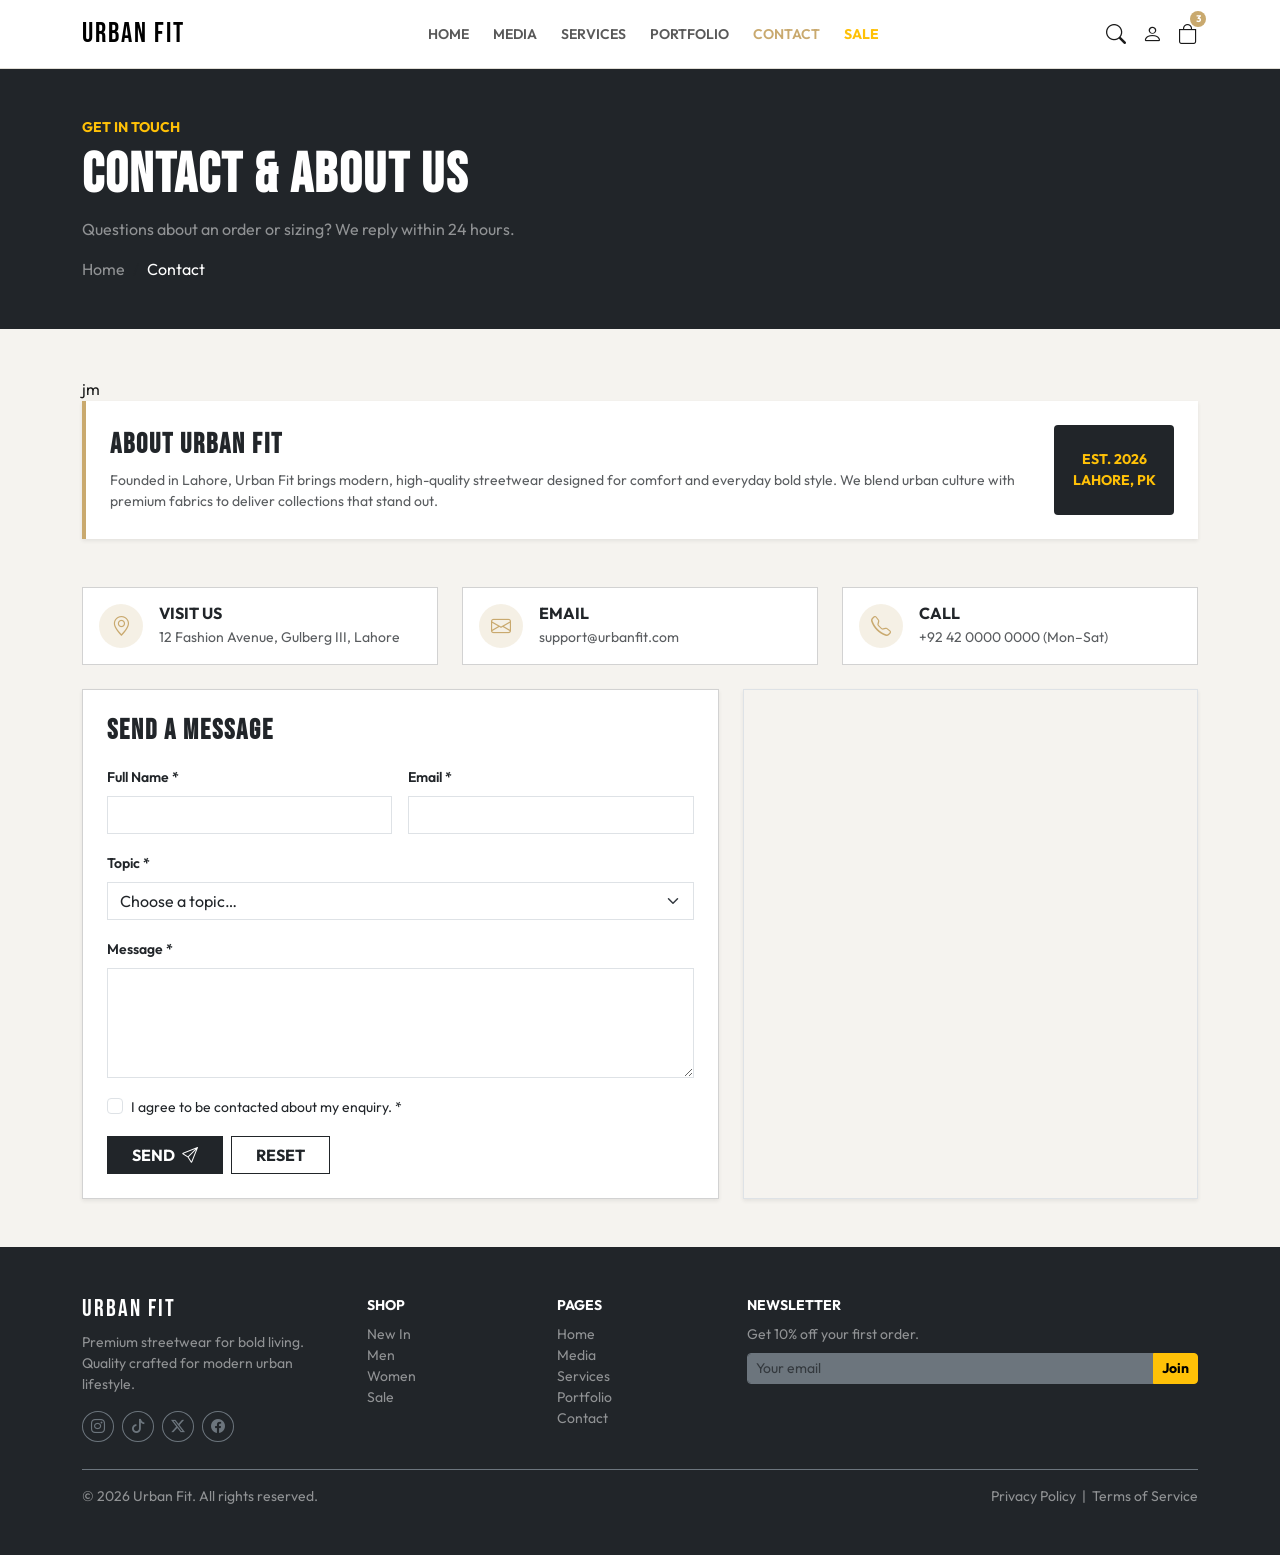
<file: contact.html>
<!DOCTYPE html>
<html lang="en">
<head>
  <meta charset="UTF-8" />
  <meta name="viewport" content="width=device-width, initial-scale=1.0" />
  <title>Urban Fit — Contact Us</title>
  <link href="https://cdn.jsdelivr.net/npm/bootstrap@5.3.3/dist/css/bootstrap.min.css" rel="stylesheet" />
  <link href="https://cdn.jsdelivr.net/npm/bootstrap-icons@1.11.3/font/bootstrap-icons.css" rel="stylesheet" />
  <link rel="stylesheet" href="contact.css" />
</head>
<body>

  <!-- Navigation -->
  <nav class="navbar navbar-expand-lg nav-custom sticky-top">
    <div class="container">
      <a class="navbar-brand fs-3" href="index.html">URBAN FIT</a>
      <button class="navbar-toggler border-0" type="button" data-bs-toggle="collapse" data-bs-target="#navMenu" aria-label="Toggle navigation">
        <span class="navbar-toggler-icon"></span>
      </button>
      <div class="collapse navbar-collapse justify-content-center" id="navMenu">
        <ul class="navbar-nav gap-2 fw-semibold text-uppercase small">
          <li class="nav-item"><a class="nav-link" href="index.html">Home</a></li>
          <li class="nav-item"><a class="nav-link" href="media.html">Media</a></li>
          <li class="nav-item"><a class="nav-link" href="services.html">Services</a></li>
          <li class="nav-item"><a class="nav-link" href="portfolio.html">Portfolio</a></li>
          <li class="nav-item"><a class="nav-link active" href="contact.html">Contact</a></li>
          <li class="nav-item"><a class="nav-link text-warning fw-bold" href="#">Sale</a></li>
        </ul>
      </div>
      <div class="d-flex align-items-center gap-3 fs-5">
        <a href="#" aria-label="Search"><i class="bi bi-search"></i></a>
        <a href="register.html" aria-label="Account"><i class="bi bi-person"></i></a>
        <a href="#" aria-label="Cart" class="position-relative">
          <i class="bi bi-bag"></i>
          <span class="position-absolute top-0 start-100 translate-middle badge rounded-circle cart-badge">3</span>
        </a>
      </div>
    </div>
  </nav>

  <!-- Page Header -->
  <header class="page-header bg-dark text-white py-5">
    <div class="container">
      <p class="text-uppercase small fw-bold text-warning mb-1">Get In Touch</p>
      <h1 class="display-4 fw-bold mb-2">Contact & About Us</h1>
      <p class="text-white-50 mb-3">Questions about an order or sizing? We reply within 24 hours.</p>
      <ol class="breadcrumb mb-0 small">
        <li class="breadcrumb-item"><a href="index.html" class="text-white-50">Home</a></li>
        <li class="breadcrumb-item active text-white">Contact</li>
      </ol>
    </div>
  </header>

  <main class="container py-5">
    
    <!-- About Section -->jm
    <section class="about-section card p-4 rounded-0 mb-5 border-0 shadow-sm">
      <div class="about-flex">
        <div class="about-text">
          <h2 class="sec-title h3 fw-bold mb-2">About Urban Fit</h2>
          <p class="text-muted small mb-0">
            Founded in Lahore, Urban Fit brings modern, high-quality streetwear designed for comfort and everyday bold style. We blend urban culture with premium fabrics to deliver collections that stand out.
          </p>
        </div>
        <div class="about-badge d-flex align-items-center justify-content-center bg-dark text-white p-3">
          <span class="fw-bold text-uppercase text-warning text-center small">Est. 2026<br>Lahore, PK</span>
        </div>
      </div>
    </section>

    <!-- Info Cards Grid (Pure CSS Grid) -->
    <div class="contact-cards-grid mb-4">
      <div class="card rounded-0 p-3 flex-row gap-3 contact-card">
        <i class="bi bi-geo-alt contact-icon d-flex align-items-center justify-content-center fs-5"></i>
        <div>
          <h2 class="h6 fw-bold text-uppercase mb-1">Visit Us</h2>
          <p class="small text-muted mb-0">12 Fashion Avenue, Gulberg III, Lahore</p>
        </div>
      </div>
      <div class="card rounded-0 p-3 flex-row gap-3 contact-card">
        <i class="bi bi-envelope contact-icon d-flex align-items-center justify-content-center fs-5"></i>
        <div>
          <h2 class="h6 fw-bold text-uppercase mb-1">Email</h2>
          <p class="small text-muted mb-0"><a href="mailto:support@urbanfit.com">support@urbanfit.com</a></p>
        </div>
      </div>
      <div class="card rounded-0 p-3 flex-row gap-3 contact-card">
        <i class="bi bi-telephone contact-icon d-flex align-items-center justify-content-center fs-5"></i>
        <div>
          <h2 class="h6 fw-bold text-uppercase mb-1">Call</h2>
          <p class="small text-muted mb-0">+92 42 0000 0000 (Mon–Sat)</p>
        </div>
      </div>
    </div>

    <!-- Main Content Area: Form + Map Grid -->
    <div class="main-content-grid">
      
      <!-- Contact Form -->
      <div class="form-container">
        <form id="contact-form" class="card rounded-0 shadow-sm p-4 h-100" novalidate>
          <h2 class="sec-title h3 fw-bold mb-3">Send A Message</h2>
          <div class="row g-3">
            <div class="col-md-6">
              <label for="name" class="form-label small fw-semibold">Full Name *</label>
              <input type="text" class="form-control rounded-0" id="name" required />
              <div class="invalid-feedback small text-danger mt-1 d-none" id="name-error">Name must be at least 3 characters.</div>
            </div>
            <div class="col-md-6">
              <label for="email" class="form-label small fw-semibold">Email *</label>
              <input type="email" class="form-control rounded-0" id="email" required />
              <div class="invalid-feedback small text-danger mt-1 d-none" id="email-error">Please enter a valid email.</div>
            </div>
            <div class="col-12">
              <label for="topic" class="form-label small fw-semibold">Topic *</label>
              <select class="form-select rounded-0" id="topic" required>
                <option value="" selected disabled>Choose a topic…</option>
                <option value="order">Order status</option>
                <option value="returns">Returns &amp; exchanges</option>
                <option value="other">Other</option>
              </select>
              <div class="invalid-feedback small text-danger mt-1 d-none" id="topic-error">Please choose a topic.</div>
            </div>
            <div class="col-12">
              <label for="message" class="form-label small fw-semibold">Message *</label>
              <textarea class="form-control rounded-0" id="message" rows="4" required></textarea>
              <div class="invalid-feedback small text-danger mt-1 d-none" id="message-error">Message must be at least 10 characters.</div>
            </div>
            <div class="col-12 form-check ms-2">
              <input class="form-check-input" type="checkbox" id="consent" required />
              <label class="form-check-label small" for="consent">I agree to be contacted about my enquiry. *</label>
              <div class="invalid-feedback small text-danger mt-1 d-none" id="consent-error">You must agree before submitting.</div>
            </div>
            <div class="col-12 d-flex gap-2">
              <button type="submit" class="btn btn-dark px-4 rounded-0 fw-bold text-uppercase">Send <i class="bi bi-send ms-1"></i></button>
              <button type="reset" class="btn btn-outline-dark px-4 rounded-0 fw-bold text-uppercase" id="reset-btn">Reset</button>
            </div>
          </div>

          <!-- Live Form DOM Response Banner -->
          <div id="form-success" class="alert alert-success rounded-0 mt-3 mb-0 d-none">
            <i class="bi bi-check-circle-fill me-2"></i>Thanks! Your message has been sent successfully.
          </div>
        </form>
      </div>

      <!-- Map Container -->
      <div class="map-container">
        <iframe class="map-frame w-100 h-100 border shadow-sm" title="Store location" loading="lazy"
          src="https://www.openstreetmap.org/export/embed.html?bbox=74.32%2C31.50%2C74.38%2C31.54&amp;layer=mapnik"></iframe>
      </div>

    </div>
  </main>

  <!-- Footer -->
  <footer class="bg-dark text-white py-5">
    <div class="container">
      <div class="row g-4">
        <div class="col-lg-3 col-md-6">
          <p class="footer-brand h4 mb-2">URBAN FIT</p>
          <p class="small text-white-50">Premium streetwear for bold living. Quality crafted for modern urban lifestyle.</p>
          <div class="d-flex gap-2 mt-3">
            <a href="#" class="btn btn-outline-secondary btn-sm rounded-circle"><i class="bi bi-instagram"></i></a>
            <a href="#" class="btn btn-outline-secondary btn-sm rounded-circle"><i class="bi bi-tiktok"></i></a>
            <a href="#" class="btn btn-outline-secondary btn-sm rounded-circle"><i class="bi bi-twitter-x"></i></a>
            <a href="#" class="btn btn-outline-secondary btn-sm rounded-circle"><i class="bi bi-facebook"></i></a>
          </div>
        </div>
        <div class="col-lg-2 col-md-3 col-6">
          <p class="small fw-bold text-uppercase mb-2">Shop</p>
          <ul class="list-unstyled small text-white-50 footer-links">
            <li><a href="#">New In</a></li>
            <li><a href="#">Men</a></li>
            <li><a href="#">Women</a></li>
            <li><a href="#">Sale</a></li>
          </ul>
        </div>
        <div class="col-lg-2 col-md-3 col-6">
          <p class="small fw-bold text-uppercase mb-2">Pages</p>
          <ul class="list-unstyled small text-white-50 footer-links">
            <li><a href="index.html">Home</a></li>
            <li><a href="media.html">Media</a></li>
            <li><a href="services.html">Services</a></li>
            <li><a href="portfolio.html">Portfolio</a></li>
            <li><a href="contact.html">Contact</a></li>
          </ul>
        </div>
        <div class="col-lg-5 col-md-3">
          <p class="small fw-bold text-uppercase mb-2">Newsletter</p>
          <p class="small text-white-50 mb-2">Get 10% off your first order.</p>
          <div class="input-group">
            <input type="email" class="form-control form-control-sm bg-secondary text-white border-secondary" placeholder="Your email" />
            <button class="btn btn-warning btn-sm fw-bold">Join</button>
          </div>
        </div>
      </div>
      <div class="border-top border-secondary mt-4 pt-3 d-flex flex-wrap justify-content-between small text-white-50">
        <span>&copy; 2026 Urban Fit. All rights reserved.</span>
        <span>Privacy Policy &nbsp;|&nbsp; Terms of Service</span>
      </div>
    </div>
  </footer>

  <!-- Scripts -->
  <script src="https://cdn.jsdelivr.net/npm/bootstrap@5.3.3/dist/js/bootstrap.bundle.min.js"></script>
  <script src="contact.js"></script>
</body>
</html>
</file>
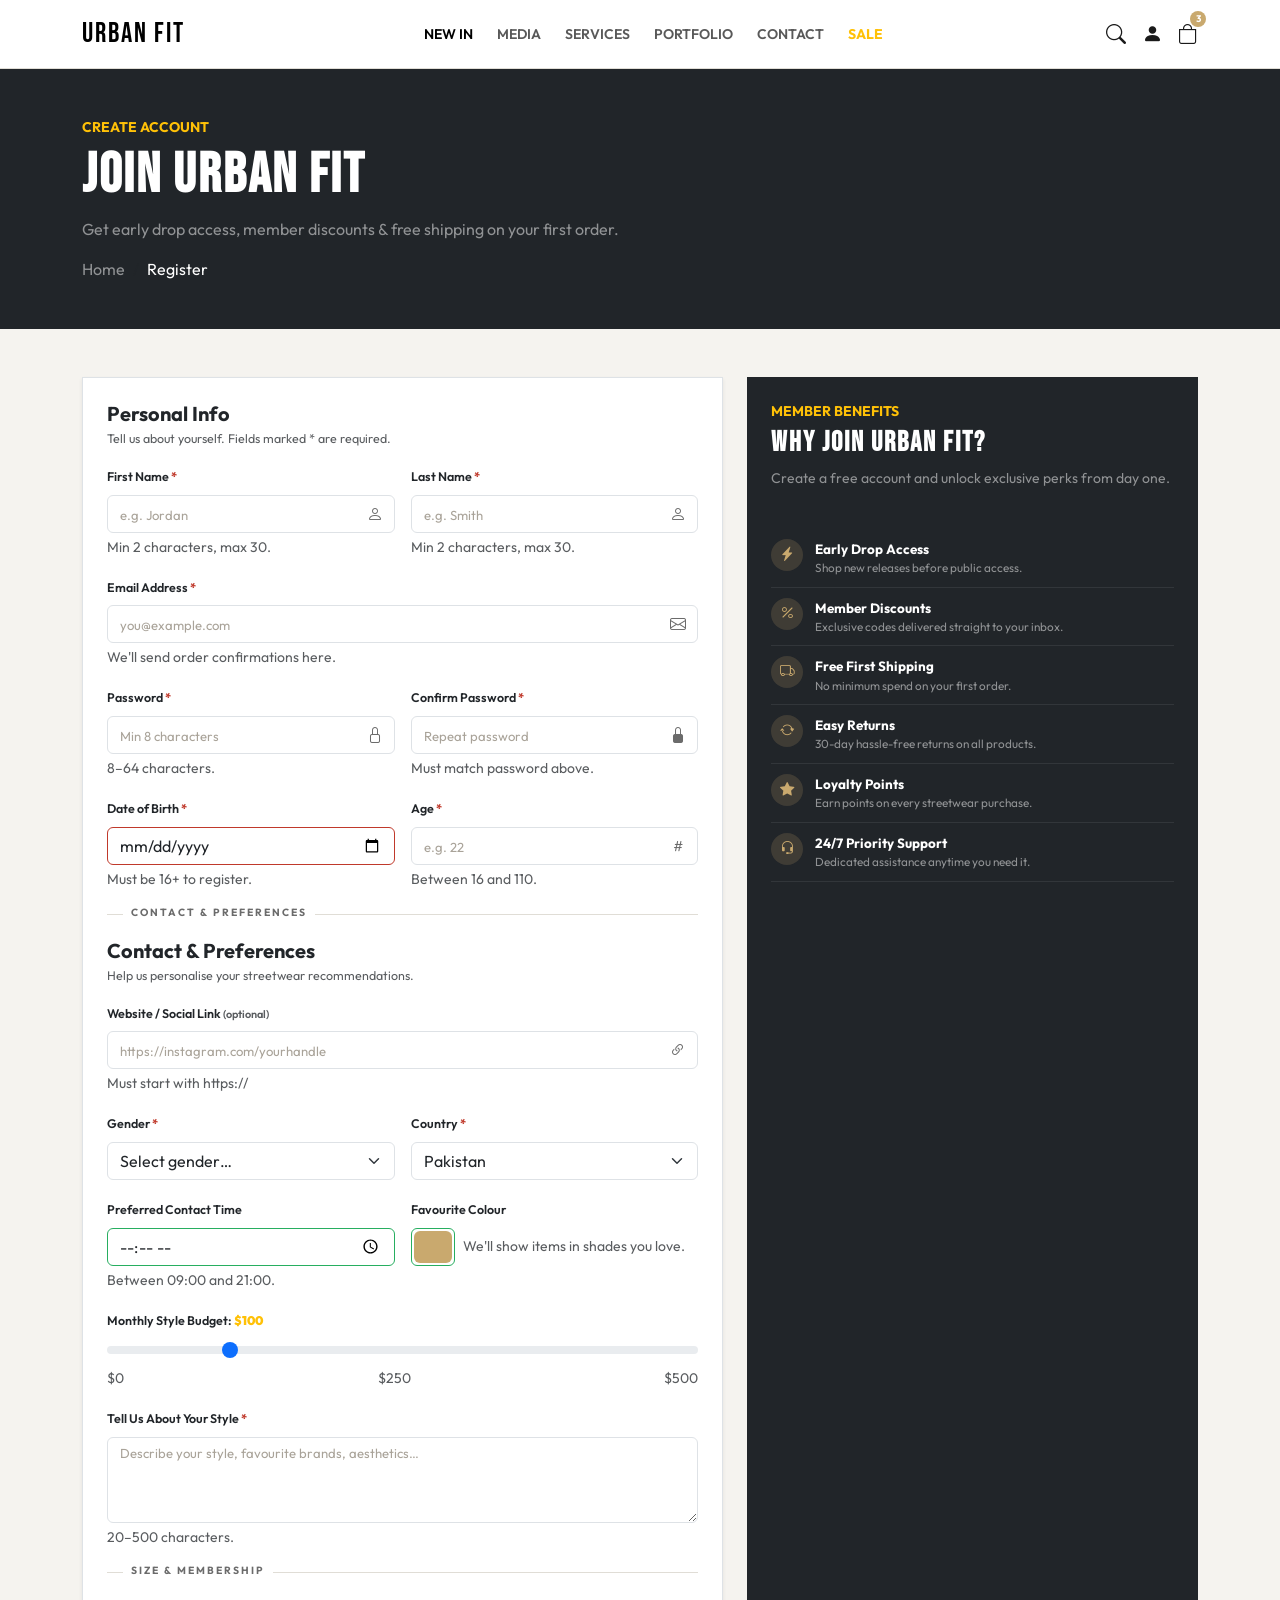
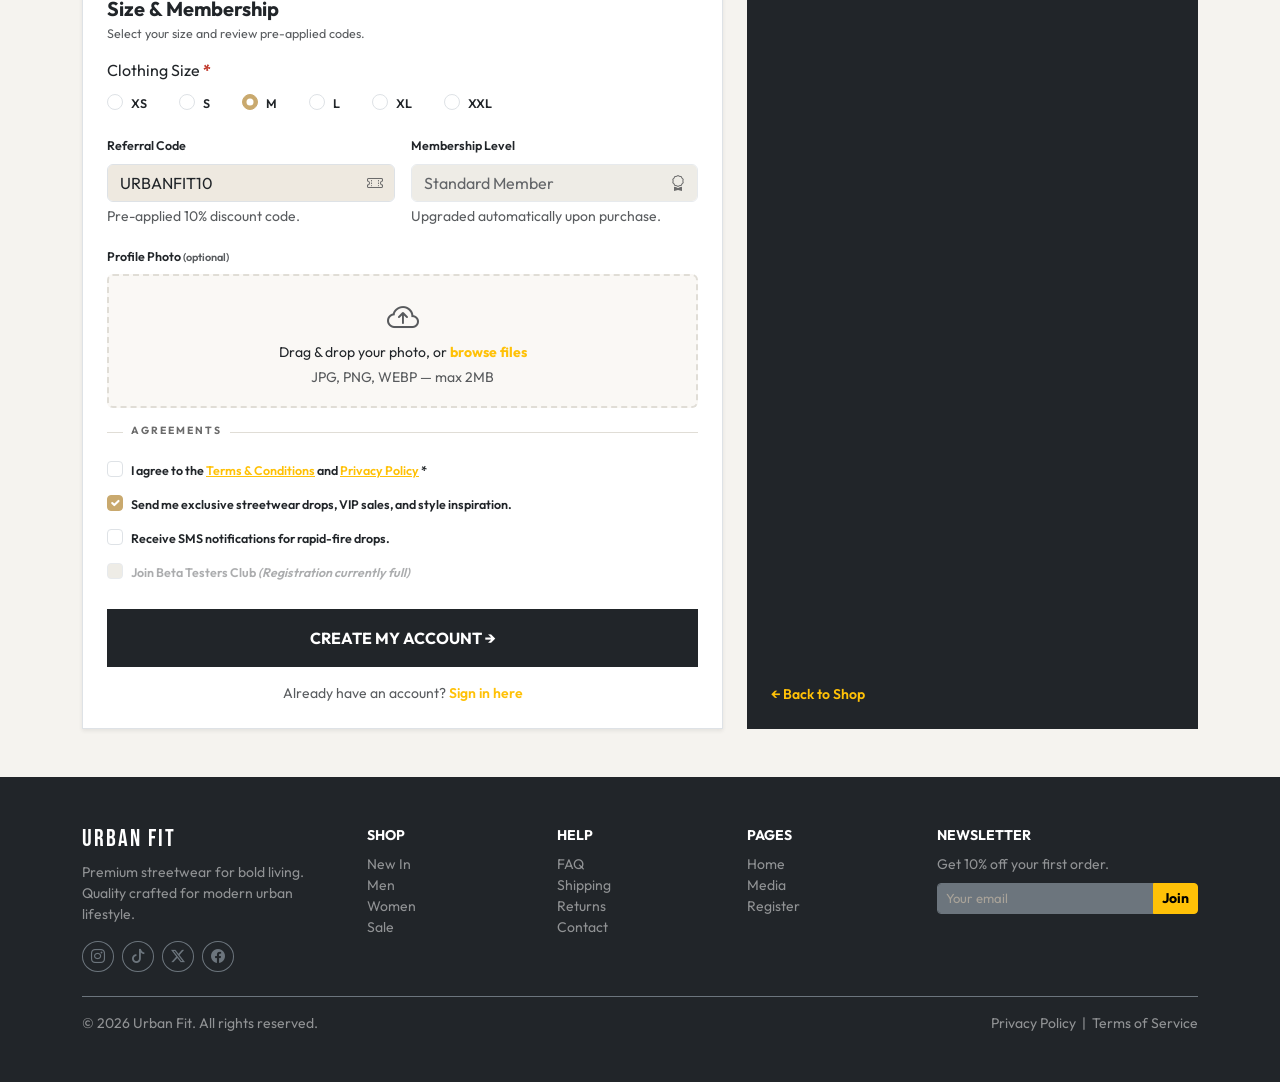
<file: register.html>
<!DOCTYPE html>
<html lang="en">
  <head>
    <meta charset="UTF-8" />
    <meta name="viewport" content="width=device-width, initial-scale=1.0" />
    <title>Register — Urban Fit</title>
    <meta
      name="description"
      content="Create your Urban Fit account. Join thousands of streetwear enthusiasts for exclusive access."
    />
    <link
      href="https://cdn.jsdelivr.net/npm/bootstrap@5.3.3/dist/css/bootstrap.min.css"
      rel="stylesheet"
    />
    <link
      href="https://cdn.jsdelivr.net/npm/bootstrap-icons@1.11.3/font/bootstrap-icons.css"
      rel="stylesheet"
    />
    <link rel="stylesheet" href="register.css" />
  </head>
  <body>
    <!-- Navbar -->
    <nav class="navbar navbar-expand-lg nav-custom sticky-top">
      <div class="container">
        <a class="navbar-brand fs-3" href="index.html">URBAN FIT</a>
        <button
          class="navbar-toggler border-0"
          type="button"
          data-bs-toggle="collapse"
          data-bs-target="#navMenu"
          aria-label="Toggle navigation"
        >
          <span class="navbar-toggler-icon"></span>
        </button>
        <div
          class="collapse navbar-collapse justify-content-center"
          id="navMenu"
        >
        <ul class="navbar-nav gap-2 fw-semibold text-uppercase small">
          <li class="nav-item">
            <a class="nav-link active" href="index.html">New In</a>
          </li>
          <li class="nav-item">
            <a class="nav-link" href="media.html">Media</a>
          </li>
          <li class="nav-item"><a class="nav-link" href="services.html">Services</a></li>
          <li class="nav-item"><a class="nav-link" href="portfolio.html">Portfolio</a></li>
          <li class="nav-item"><a class="nav-link" href="contact.html">Contact</a></li>
          <li class="nav-item">
            <a class="nav-link text-warning fw-bold" href="#">Sale</a>
          </li>
        </ul>
        </div>
        <div class="d-flex align-items-center gap-3 fs-5">
          <a href="#" aria-label="Search"><i class="bi bi-search"></i></a
          ><a href="register.html" aria-label="Account"
            ><i class="bi bi-person-fill"></i></a
          ><a href="#" aria-label="Cart" class="position-relative"
            ><i class="bi bi-bag"></i
            ><span
              class="position-absolute top-0 start-100 translate-middle badge rounded-circle cart-badge"
              >3</span
            ></a
          >
        </div>
      </div>
    </nav>

    <!-- Page Header -->
    <header class="page-header bg-dark text-white py-5">
      <div class="container position-relative z-1">
        <p class="text-uppercase small fw-bold tracking-2 text-warning mb-1">
          Create Account
        </p>
        <h1 class="display-4 fw-bold mb-2">Join Urban Fit</h1>
        <p class="text-white-50 mb-3">
          Get early drop access, member discounts &amp; free shipping on your
          first order.
        </p>
        <nav aria-label="breadcrumb">
          <ol class="breadcrumb mb-0 small">
            <li class="breadcrumb-item">
              <a href="index.html" class="text-white-50">Home</a>
            </li>
            <li class="breadcrumb-item active text-white" aria-current="page">
              Register
            </li>
          </ol>
        </nav>
      </div>
    </header>

    <!-- Registration Section -->
    <main class="container py-5">
      <div class="row g-4">
        <div class="col-lg-7">
          <div class="card border shadow-sm p-4 rounded-0 bg-white">
            <form id="register-form" novalidate>
              <!-- Section 1: Personal Info -->
              <h2 class="form-section-title h5 fw-bold mb-1">Personal Info</h2>
              <p class="form-text text-muted">
                Tell us about yourself. Fields marked * are required.
              </p>
              <div class="row g-3">
                <div class="col-sm-6">
                  <label class="form-label required-label" for="first-name"
                    >First Name</label
                  >
                  <div class="input-wrap">
                    <input
                      type="text"
                      class="form-control"
                      id="first-name"
                      name="first_name"
                      placeholder="e.g. Jordan"
                      required
                      minlength="2"
                      maxlength="30"
                      autocomplete="given-name"
                    /><i class="bi bi-person input-icon"></i>
                  </div>
                  <div class="form-text small">Min 2 characters, max 30.</div>
                </div>
                <div class="col-sm-6">
                  <label class="form-label required-label" for="last-name"
                    >Last Name</label
                  >
                  <div class="input-wrap">
                    <input
                      type="text"
                      class="form-control"
                      id="last-name"
                      name="last_name"
                      placeholder="e.g. Smith"
                      required
                      minlength="2"
                      maxlength="30"
                      autocomplete="family-name"
                    /><i class="bi bi-person input-icon"></i>
                  </div>
                  <div class="form-text small">Min 2 characters, max 30.</div>
                </div>
                <div class="col-12">
                  <label class="form-label required-label" for="email"
                    >Email Address</label
                  >
                  <div class="input-wrap">
                    <input
                      type="email"
                      class="form-control"
                      id="email"
                      name="email"
                      placeholder="you@example.com"
                      required
                      autocomplete="email"
                    /><i class="bi bi-envelope input-icon"></i>
                  </div>
                  <div class="form-text small">
                    We'll send order confirmations here.
                  </div>
                </div>
                <div class="col-sm-6">
                  <label class="form-label required-label" for="password"
                    >Password</label
                  >
                  <div class="input-wrap">
                    <input
                      type="password"
                      class="form-control"
                      id="password"
                      name="password"
                      placeholder="Min 8 characters"
                      required
                      minlength="8"
                      maxlength="64"
                      autocomplete="new-password"
                    /><i class="bi bi-lock input-icon"></i>
                  </div>
                  <div class="form-text small">8–64 characters.</div>
                </div>
                <div class="col-sm-6">
                  <label
                    class="form-label required-label"
                    for="confirm-password"
                    >Confirm Password</label
                  >
                  <div class="input-wrap">
                    <input
                      type="password"
                      class="form-control"
                      id="confirm-password"
                      name="confirm_password"
                      placeholder="Repeat password"
                      required
                      minlength="8"
                      maxlength="64"
                      autocomplete="new-password"
                    /><i class="bi bi-lock-fill input-icon"></i>
                  </div>
                  <div class="form-text small">Must match password above.</div>
                </div>
                <div class="col-sm-6">
                  <label class="form-label required-label" for="dob"
                    >Date of Birth</label
                  >
                  <div class="input-wrap">
                    <input
                      type="date"
                      class="form-control"
                      id="dob"
                      name="dob"
                      required
                      min="1900-01-01"
                      max="2010-12-31"
                    />
                  </div>
                  <div class="form-text small">Must be 16+ to register.</div>
                </div>
                <div class="col-sm-6">
                  <label class="form-label required-label" for="age">Age</label>
                  <div class="input-wrap">
                    <input
                      type="number"
                      class="form-control"
                      id="age"
                      name="age"
                      placeholder="e.g. 22"
                      required
                      min="16"
                      max="110"
                    /><i class="bi bi-hash input-icon"></i>
                  </div>
                  <div class="form-text small">Between 16 and 110.</div>
                </div>
              </div>

              <div
                class="form-divider"
                data-label="Contact &amp; Preferences"
              ></div>
              <!-- Section 2: Contact & Preferences -->
              <h2 class="form-section-title h5 fw-bold mb-1">
                Contact &amp; Preferences
              </h2>
              <p class="form-text text-muted">
                Help us personalise your streetwear recommendations.
              </p>
              <div class="row g-3">
                <div class="col-12">
                  <label class="form-label" for="website"
                    >Website / Social Link
                    <span class="text-muted small">(optional)</span></label
                  >
                  <div class="input-wrap">
                    <input
                      type="url"
                      class="form-control"
                      id="website"
                      name="website"
                      placeholder="https://instagram.com/yourhandle"
                    /><i class="bi bi-link-45deg input-icon"></i>
                  </div>
                  <div class="form-text small">Must start with https://</div>
                </div>
                <div class="col-sm-6">
                  <label class="form-label required-label" for="gender"
                    >Gender</label
                  ><select
                    class="form-select"
                    id="gender"
                    name="gender"
                    required
                  >
                    <option value="" disabled selected>Select gender…</option>
                    <option value="male">Male</option>
                    <option value="female">Female</option>
                    <option value="non-binary">Non-binary</option>
                    <option value="prefer-not">Prefer not to say</option>
                  </select>
                </div>
                <div class="col-sm-6">
                  <label class="form-label required-label" for="country"
                    >Country</label
                  ><select
                    class="form-select"
                    id="country"
                    name="country"
                    required
                  >
                    <option value="" disabled>Select country…</option>
                    <option value="pk" selected>Pakistan</option>
                    <option value="us">United States</option>
                    <option value="gb">United Kingdom</option>
                    <option value="ae">UAE</option>
                    <option value="ca">Canada</option>
                  </select>
                </div>
                <div class="col-sm-6">
                  <label class="form-label" for="contact-time"
                    >Preferred Contact Time</label
                  ><input
                    type="time"
                    class="form-control"
                    id="contact-time"
                    name="contact_time"
                    min="09:00"
                    max="21:00"
                  />
                  <div class="form-text small">Between 09:00 and 21:00.</div>
                </div>
                <div class="col-sm-6">
                  <label class="form-label" for="fav-color"
                    >Favourite Colour</label
                  >
                  <div class="d-flex align-items-center gap-2">
                    <input
                      type="color"
                      class="form-control form-control-color"
                      id="fav-color"
                      name="fav_color"
                      value="#c9a96e"
                      title="Pick colour"
                    /><span class="small text-muted"
                      >We'll show items in shades you love.</span
                    >
                  </div>
                </div>
                <div class="col-12">
                  <label class="form-label" for="budget"
                    >Monthly Style Budget:
                    <strong id="budget-val" class="text-warning"
                      >$100</strong
                    ></label
                  ><input
                    type="range"
                    class="form-range"
                    id="budget"
                    name="budget"
                    min="0"
                    max="500"
                    step="10"
                    value="100"
                  />
                  <div class="d-flex justify-content-between small text-muted">
                    <span>$0</span><span>$250</span><span>$500</span>
                  </div>
                </div>
                <div class="col-12">
                  <label class="form-label required-label" for="bio"
                    >Tell Us About Your Style</label
                  ><textarea
                    class="form-control"
                    id="bio"
                    name="bio"
                    rows="3"
                    placeholder="Describe your style, favourite brands, aesthetics…"
                    required
                    minlength="20"
                    maxlength="500"
                  ></textarea>
                  <div class="form-text small">20–500 characters.</div>
                </div>
              </div>

              <div
                class="form-divider"
                data-label="Size &amp; Membership"
              ></div>
              <!-- Section 3: Size & Referral -->
              <h2 class="form-section-title h5 fw-bold mb-1">
                Size &amp; Membership
              </h2>
              <p class="form-text text-muted">
                Select your size and review pre-applied codes.
              </p>
              <div class="row g-3">
                <div class="col-12">
                  <label class="form-label required-label d-block"
                    >Clothing Size</label
                  >
                  <div class="d-flex flex-wrap gap-3">
                    <div class="form-check form-check-inline">
                      <input
                        class="form-check-input"
                        type="radio"
                        name="size"
                        id="size-xs"
                        value="XS"
                        required
                      /><label class="form-check-label" for="size-xs">XS</label>
                    </div>
                    <div class="form-check form-check-inline">
                      <input
                        class="form-check-input"
                        type="radio"
                        name="size"
                        id="size-s"
                        value="S"
                      /><label class="form-check-label" for="size-s">S</label>
                    </div>
                    <div class="form-check form-check-inline">
                      <input
                        class="form-check-input"
                        type="radio"
                        name="size"
                        id="size-m"
                        value="M"
                        checked
                      /><label class="form-check-label" for="size-m">M</label>
                    </div>
                    <div class="form-check form-check-inline">
                      <input
                        class="form-check-input"
                        type="radio"
                        name="size"
                        id="size-l"
                        value="L"
                      /><label class="form-check-label" for="size-l">L</label>
                    </div>
                    <div class="form-check form-check-inline">
                      <input
                        class="form-check-input"
                        type="radio"
                        name="size"
                        id="size-xl"
                        value="XL"
                      /><label class="form-check-label" for="size-xl">XL</label>
                    </div>
                    <div class="form-check form-check-inline">
                      <input
                        class="form-check-input"
                        type="radio"
                        name="size"
                        id="size-xxl"
                        value="XXL"
                      /><label class="form-check-label" for="size-xxl"
                        >XXL</label
                      >
                    </div>
                  </div>
                </div>
                <div class="col-sm-6">
                  <label class="form-label" for="referral">Referral Code</label>
                  <div class="input-wrap">
                    <input
                      type="text"
                      class="form-control"
                      id="referral"
                      name="referral"
                      value="URBANFIT10"
                      readonly
                    /><i class="bi bi-ticket-perforated input-icon"></i>
                  </div>
                  <div class="form-text small">
                    Pre-applied 10% discount code.
                  </div>
                </div>
                <div class="col-sm-6">
                  <label class="form-label" for="membership"
                    >Membership Level</label
                  >
                  <div class="input-wrap">
                    <input
                      type="text"
                      class="form-control"
                      id="membership"
                      name="membership"
                      value="Standard Member"
                      disabled
                    /><i class="bi bi-award input-icon"></i>
                  </div>
                  <div class="form-text small">
                    Upgraded automatically upon purchase.
                  </div>
                </div>
                <div class="col-12">
                  <label class="form-label" for="profile-photo"
                    >Profile Photo
                    <span class="text-muted small">(optional)</span></label
                  >
                  <div class="file-drop-zone">
                    <i class="bi bi-cloud-arrow-up fs-2 text-muted"></i>
                    <p class="mb-1 small">
                      Drag &amp; drop your photo, or
                      <strong class="text-warning">browse files</strong>
                    </p>
                    <p class="small text-muted mb-0">
                      JPG, PNG, WEBP — max 2MB
                    </p>
                    <input
                      type="file"
                      id="profile-photo"
                      name="profile_photo"
                      accept=".jpg,.jpeg,.png,.webp"
                    />
                  </div>
                </div>
              </div>

              <div class="form-divider" data-label="Agreements"></div>
              <!-- Section 4: Checkboxes -->
              <div class="d-flex flex-column gap-2 mb-4">
                <div class="form-check">
                  <input
                    class="form-check-input"
                    type="checkbox"
                    id="chk-terms"
                    name="terms"
                    required
                  /><label class="form-check-label small" for="chk-terms"
                    >I agree to the
                    <a href="#" class="text-warning text-decoration-underline"
                      >Terms &amp; Conditions</a
                    >
                    and
                    <a href="#" class="text-warning text-decoration-underline"
                      >Privacy Policy</a
                    >
                    *</label
                  >
                </div>
                <div class="form-check">
                  <input
                    class="form-check-input"
                    type="checkbox"
                    id="chk-newsletter"
                    name="newsletter"
                    checked
                  /><label class="form-check-label small" for="chk-newsletter"
                    >Send me exclusive streetwear drops, VIP sales, and style
                    inspiration.</label
                  >
                </div>
                <div class="form-check">
                  <input
                    class="form-check-input"
                    type="checkbox"
                    id="chk-sms"
                    name="sms"
                  /><label class="form-check-label small" for="chk-sms"
                    >Receive SMS notifications for rapid-fire drops.</label
                  >
                </div>
                <div class="form-check">
                  <input
                    class="form-check-input"
                    type="checkbox"
                    id="chk-beta"
                    name="beta"
                    disabled
                  /><label
                    class="form-check-label small text-muted"
                    for="chk-beta"
                    >Join Beta Testers Club
                    <em>(Registration currently full)</em></label
                  >
                </div>
              </div>

              <button
                type="submit"
                class="btn btn-dark w-100 py-3 fw-bold text-uppercase rounded-0"
                id="submit-btn"
              >
                Create My Account →
              </button>
              <p class="small text-center text-muted mt-3 mb-0">
                Already have an account?
                <a href="#" class="text-warning fw-semibold">Sign in here</a>
              </p>
            </form>
          </div>
        </div>

        <!-- Info Panel Column -->
        <div class="col-lg-5">
          <div
            class="card bg-dark text-white border-0 p-4 rounded-0 h-100 info-panel"
          >
            <p class="text-uppercase small fw-bold text-warning mb-1">
              Member Benefits
            </p>
            <h2 class="h3 fw-bold mb-2">WHY JOIN URBAN FIT?</h2>
            <p class="small text-white-50">
              Create a free account and unlock exclusive perks from day one.
            </p>
            <ul class="mt-4">
              <li>
                <div class="perk-icon">
                  <i class="bi bi-lightning-charge-fill"></i>
                </div>
                <div>
                  <strong>Early Drop Access</strong>
                  <p class="small text-white-50 mb-0">
                    Shop new releases before public access.
                  </p>
                </div>
              </li>
              <li>
                <div class="perk-icon"><i class="bi bi-percent"></i></div>
                <div>
                  <strong>Member Discounts</strong>
                  <p class="small text-white-50 mb-0">
                    Exclusive codes delivered straight to your inbox.
                  </p>
                </div>
              </li>
              <li>
                <div class="perk-icon"><i class="bi bi-truck"></i></div>
                <div>
                  <strong>Free First Shipping</strong>
                  <p class="small text-white-50 mb-0">
                    No minimum spend on your first order.
                  </p>
                </div>
              </li>
              <li>
                <div class="perk-icon"><i class="bi bi-arrow-repeat"></i></div>
                <div>
                  <strong>Easy Returns</strong>
                  <p class="small text-white-50 mb-0">
                    30-day hassle-free returns on all products.
                  </p>
                </div>
              </li>
              <li>
                <div class="perk-icon"><i class="bi bi-star-fill"></i></div>
                <div>
                  <strong>Loyalty Points</strong>
                  <p class="small text-white-50 mb-0">
                    Earn points on every streetwear purchase.
                  </p>
                </div>
              </li>
              <li>
                <div class="perk-icon"><i class="bi bi-headset"></i></div>
                <div>
                  <strong>24/7 Priority Support</strong>
                  <p class="small text-white-50 mb-0">
                    Dedicated assistance anytime you need it.
                  </p>
                </div>
              </li>
            </ul>
            <div class="mt-auto pt-3">
              <a href="index.html" class="small text-warning fw-semibold"
                >← Back to Shop</a
              >
            </div>
          </div>
        </div>
      </div>
    </main>

    <!-- Footer -->
    <footer class="bg-dark text-white py-5">
      <div class="container">
        <div class="row g-4">
          <div class="col-lg-3 col-md-6">
            <p class="footer-brand h4 mb-2">URBAN FIT</p>
            <p class="small text-white-50">
              Premium streetwear for bold living. Quality crafted for modern
              urban lifestyle.
            </p>
            <div class="d-flex gap-2 mt-3">
              <a
                href="#"
                class="btn btn-outline-secondary btn-sm rounded-circle"
                ><i class="bi bi-instagram"></i></a
              ><a
                href="#"
                class="btn btn-outline-secondary btn-sm rounded-circle"
                ><i class="bi bi-tiktok"></i></a
              ><a
                href="#"
                class="btn btn-outline-secondary btn-sm rounded-circle"
                ><i class="bi bi-twitter-x"></i></a
              ><a
                href="#"
                class="btn btn-outline-secondary btn-sm rounded-circle"
                ><i class="bi bi-facebook"></i
              ></a>
            </div>
          </div>
          <div class="col-lg-2 col-md-3 col-6">
            <p class="small fw-bold text-uppercase mb-2">Shop</p>
            <ul class="list-unstyled small text-white-50 footer-links">
              <li><a href="#">New In</a></li>
              <li><a href="#">Men</a></li>
              <li><a href="#">Women</a></li>
              <li><a href="#">Sale</a></li>
            </ul>
          </div>
          <div class="col-lg-2 col-md-3 col-6">
            <p class="small fw-bold text-uppercase mb-2">Help</p>
            <ul class="list-unstyled small text-white-50 footer-links">
              <li><a href="#">FAQ</a></li>
              <li><a href="#">Shipping</a></li>
              <li><a href="#">Returns</a></li>
              <li><a href="#">Contact</a></li>
            </ul>
          </div>
          <div class="col-lg-2 col-md-3 col-6">
            <p class="small fw-bold text-uppercase mb-2">Pages</p>
            <ul class="list-unstyled small text-white-50 footer-links">
              <li><a href="index.html">Home</a></li>
              <li><a href="media.html">Media</a></li>
              <li><a href="register.html">Register</a></li>
            </ul>
          </div>
          <div class="col-lg-3 col-md-3">
            <p class="small fw-bold text-uppercase mb-2">Newsletter</p>
            <p class="small text-white-50 mb-2">
              Get 10% off your first order.
            </p>
            <div class="input-group">
              <input
                type="email"
                class="form-control form-control-sm bg-secondary text-white border-secondary"
                placeholder="Your email"
              /><button class="btn btn-warning btn-sm fw-bold">Join</button>
            </div>
          </div>
        </div>
        <div
          class="border-top border-secondary mt-4 pt-3 d-flex flex-wrap justify-content-between small text-white-50"
        >
          <span>&copy; 2026 Urban Fit. All rights reserved.</span
          ><span>Privacy Policy &nbsp;|&nbsp; Terms of Service</span>
        </div>
      </div>
    </footer>

    <script src="https://cdn.jsdelivr.net/npm/bootstrap@5.3.3/dist/js/bootstrap.bundle.min.js"></script>
  </body>
</html>
</file>
<file: contact.css>
@import url("https://fonts.googleapis.com/css2?family=Outfit:wght@400;600;700&family=Bebas+Neue&display=swap");

:root {
  --accent: #c9a96e;
  --accent2: #8b6914;
  --dark: #1a1a1a;
  --border: #e0ddd6;
  --trans: all 0.2s ease;
}

body {
  font-family: "Outfit", sans-serif;
  background-color: #f5f3ef;
  color: var(--dark);
}

::selection {
  background-color: var(--accent);
  color: #fff;
}

a {
  text-decoration: none;
  color: inherit;
  transition: var(--trans);
}

.navbar-brand,
.page-header h1,
.sec-title,
.footer-brand {
  font-family: "Bebas Neue", cursive;
  letter-spacing: 2px;
}

.nav-custom {
  background: #fff;
  border-bottom: 1px solid var(--border);
}

.nav-link.active,
.nav-link:hover {
  color: var(--accent) !important;
}

.cart-badge {
  font-size: 0.6rem;
  width: 16px;
  height: 16px;
  background-color: var(--accent);
}

/* --- About Section (Flexbox Requirement) --- */
.about-section {
  background-color: #ffffff;
  border-left: 4px solid var(--accent) !important;
}

.about-flex {
  display: flex;
  justify-content: space-between;
  align-items: center;
  gap: 2rem;
}

.about-text {
  flex: 1;
}

.about-badge {
  min-width: 120px;
  height: 90px;
  border-radius: 4px;
}

/* --- Info Cards Layout (CSS Grid Requirement) --- */
.contact-cards-grid {
  display: grid;
  grid-template-columns: repeat(3, 1fr);
  gap: 1.5rem;
}

.contact-icon {
  width: 44px;
  height: 44px;
  flex-shrink: 0;
  border-radius: 50%;
  background: rgba(201, 169, 110, 0.18);
  color: var(--accent);
}

.contact-card {
  transition: var(--trans);
}

.contact-card:hover {
  transform: translateY(-4px);
  box-shadow: 0 6px 18px rgba(0, 0, 0, 0.1) !important;
}

/* --- Main Content Layout (CSS Grid Mixing) --- */
.main-content-grid {
  display: grid;
  grid-template-columns: 1.4fr 1fr;
  gap: 1.5rem;
}

.map-frame {
  min-height: 380px;
  border: 0;
}

.form-control:focus,
.form-select:focus {
  border-color: var(--accent);
  box-shadow: 0 0 0 0.2rem rgba(201, 169, 110, 0.25);
}

.footer-links a:hover {
  color: var(--accent);
  padding-left: 3px;
}

/* --- Media Queries (Required for Rubric) --- */

/* Tablet Breakpoint */
@media (max-width: 992px) {
  .main-content-grid {
    grid-template-columns: 1fr;
  }

  .map-frame {
    min-height: 300px;
  }
}

/* Mobile Breakpoint */
@media (max-width: 768px) {
  .about-flex {
    flex-direction: column;
    align-items: flex-start;
  }

  .about-badge {
    width: 100%;
  }

  .contact-cards-grid {
    grid-template-columns: 1fr;
  }
}
</file>
<file: register.css>
@import url('https://fonts.googleapis.com/css2?family=Outfit:wght@400;600;700&family=Bebas+Neue&display=swap');

:root { --accent: #c9a96e; --accent2: #8b6914; --dark: #1a1a1a; --border: #e0ddd6; --trans: all .2s ease; }
body { font-family: 'Outfit', sans-serif; background-color: #f5f3ef; color: var(--dark); }
::selection { background-color: var(--accent); color: #fff; }
a { text-decoration: none; color: inherit; transition: var(--trans); }
.brand-font, .navbar-brand, .page-header h1, .info-panel h2, .footer-brand { font-family: 'Bebas Neue', cursive; letter-spacing: 2px; }
.nav-custom { background: #fff; border-bottom: 1px solid var(--border); }
.cart-badge { font-size: .6rem; width: 16px; height: 16px; background-color: var(--accent); }

.form-section-title + p { font-size: .78rem; color: #6b6b6b; margin-bottom: 14px; } 
.input-wrap .form-control:focus ~ .input-icon { color: var(--accent); }                
.info-panel > ul { list-style: none; padding: 0; margin-top: 16px; }                    
.info-panel li { display: flex; align-items: flex-start; gap: 12px; padding: 10px 0; border-bottom: 1px solid rgba(255,255,255,.08); font-size: .84rem; } 
.footer-links a:hover { color: var(--accent); padding-left: 3px; }

label[for] { cursor: pointer; font-size: .78rem; font-weight: 600; }
a[href]:hover { color: var(--accent); }
input[type="text"], input[type="email"], input[type="password"], input[type="url"] { padding-right: 36px; }
input[readonly] { background-color: #eee9e0 !important; cursor: not-allowed; }
input[type="color"] { width: 44px; height: 38px; padding: 2px; border-radius: 6px; cursor: pointer; }
.form-control:focus, .form-select:focus { border-color: var(--accent); box-shadow: 0 0 0 .2rem rgba(201,169,110,.25); }
.form-control:valid:not(:placeholder-shown) { border-color: #27ae60; }
.form-control:invalid:not(:placeholder-shown):not(:focus) { border-color: #c0392b; }
.form-control:disabled, .form-check-input:disabled { background-color: #e8e4dc; cursor: not-allowed; opacity: .7; }
.form-check-input:checked { background-color: var(--accent); border-color: var(--accent); }

.form-control::placeholder, textarea::placeholder { color: #a9a399; font-size: .82rem; }
.required-label::after { content: ' *'; color: #c0392b; font-weight: 700; }
.input-wrap { position: relative; }
.input-icon { position: absolute; right: 12px; top: 50%; transform: translateY(-50%); color: #6b6b6b; pointer-events: none; }
.form-divider { height: 1px; background: var(--border); margin: 24px 0; position: relative; }
.form-divider::before { content: attr(data-label); position: absolute; top: -9px; left: 16px; background: #fff; padding: 0 8px; font-size: .65rem; font-weight: 700; letter-spacing: 2px; text-transform: uppercase; color: #6b6b6b; }
.file-drop-zone { border: 2px dashed var(--border); border-radius: 6px; padding: 18px; text-align: center; background: #faf8f5; position: relative; transition: var(--trans); }
.file-drop-zone:hover { border-color: var(--accent); background: #f5f0e6; }
.file-drop-zone input[type="file"] { position: absolute; inset: 0; opacity: 0; width: 100%; height: 100%; cursor: pointer; }
.perk-icon { width: 32px; height: 32px; border-radius: 50%; background: rgba(201,169,110,.18); color: var(--accent); display: flex; align-items: center; justify-content: center; font-size: .9rem; flex-shrink: 0; }
</file>
